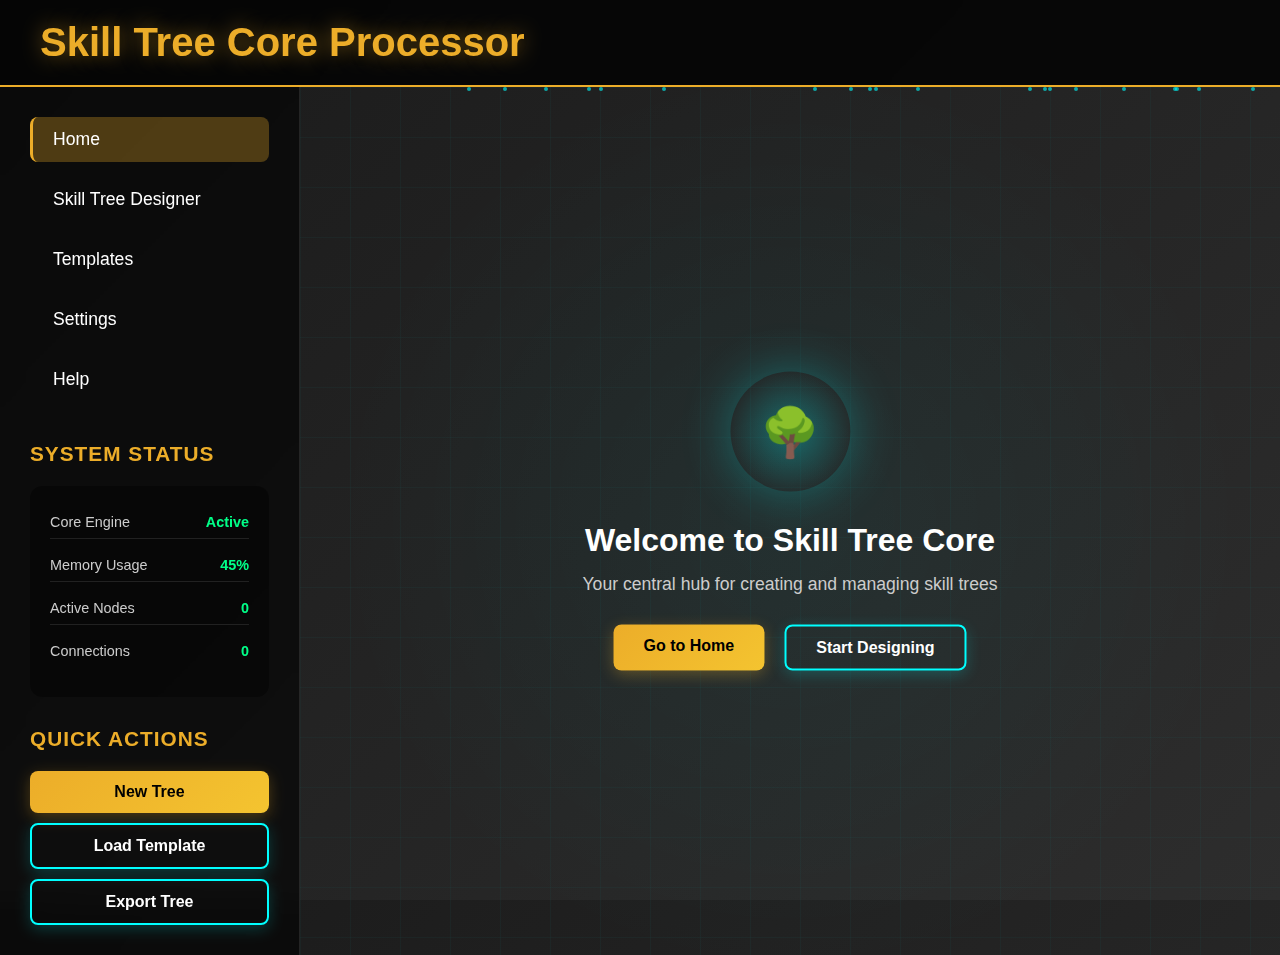
<file: Core/index.html>
<!DOCTYPE html>
<html lang="en">
<head>
    <meta charset="UTF-8">
    <meta name="viewport" content="width=device-width, initial-scale=1.0">
    <title>Skill Tree Core Processor</title>
    <style>
        * {
            margin: 0;
            padding: 0;
            box-sizing: border-box;
        }

        body {
            font-family: 'Inter', sans-serif;
            background: linear-gradient(135deg, #1a1a1a 0%, #2d2d2d 100%);
            color: #ffffff;
            min-height: 100vh;
            overflow: hidden;
        }

        .core-container {
            position: relative;
            width: 100vw;
            height: 100vh;
            display: flex;
            flex-direction: column;
        }

        .header {
            background: rgba(0, 0, 0, 0.8);
            backdrop-filter: blur(10px);
            padding: 20px 40px;
            border-bottom: 2px solid #ecad29;
            z-index: 100;
        }

        .header h1 {
            font-size: 2.5rem;
            font-weight: 700;
            color: #ecad29;
            text-shadow: 0 0 20px rgba(236, 173, 41, 0.5);
        }

        .main-content {
            flex: 1;
            display: flex;
            position: relative;
        }

        .sidebar {
            width: 300px;
            background: rgba(0, 0, 0, 0.6);
            backdrop-filter: blur(10px);
            border-right: 1px solid rgba(255, 255, 255, 0.1);
            padding: 30px;
            overflow-y: auto;
        }

        .workspace {
            flex: 1;
            position: relative;
            background: radial-gradient(circle at center, rgba(0, 255, 255, 0.05) 0%, transparent 70%);
        }

        .nav-menu {
            list-style: none;
            margin-bottom: 40px;
        }

        .nav-menu li {
            margin-bottom: 15px;
        }

        .nav-menu a {
            color: #ffffff;
            text-decoration: none;
            font-size: 1.1rem;
            font-weight: 500;
            padding: 12px 20px;
            border-radius: 8px;
            display: block;
            transition: all 0.3s ease;
            border-left: 3px solid transparent;
        }

        .nav-menu a:hover {
            background: rgba(236, 173, 41, 0.2);
            border-left-color: #ecad29;
            transform: translateX(5px);
        }

        .nav-menu a.active {
            background: rgba(236, 173, 41, 0.3);
            border-left-color: #ecad29;
        }

        .section-title {
            font-size: 1.3rem;
            font-weight: 600;
            color: #ecad29;
            margin-bottom: 20px;
            text-transform: uppercase;
            letter-spacing: 1px;
        }

        .status-panel {
            background: rgba(0, 0, 0, 0.4);
            border-radius: 12px;
            padding: 20px;
            margin-bottom: 30px;
        }

        .status-item {
            display: flex;
            justify-content: space-between;
            align-items: center;
            margin-bottom: 10px;
            padding: 8px 0;
            border-bottom: 1px solid rgba(255, 255, 255, 0.1);
        }

        .status-item:last-child {
            border-bottom: none;
        }

        .status-label {
            font-size: 0.9rem;
            color: #cccccc;
        }

        .status-value {
            font-size: 0.9rem;
            font-weight: 600;
            color: #00ff88;
        }

        .workspace-content {
            position: absolute;
            top: 50%;
            left: 50%;
            transform: translate(-50%, -50%);
            text-align: center;
            z-index: 10;
        }

        .workspace-icon {
            width: 120px;
            height: 120px;
            margin: 0 auto 30px;
            background: radial-gradient(circle, rgba(0, 255, 255, 0.3) 0%, transparent 70%);
            border-radius: 50%;
            display: flex;
            align-items: center;
            justify-content: center;
            font-size: 3rem;
            color: #00ffff;
            box-shadow: 0 0 50px rgba(0, 255, 255, 0.3);
        }

        .workspace-title {
            font-size: 2rem;
            font-weight: 600;
            margin-bottom: 15px;
            color: #ffffff;
        }

        .workspace-subtitle {
            font-size: 1.1rem;
            color: #cccccc;
            margin-bottom: 30px;
        }

        .action-buttons {
            display: flex;
            gap: 20px;
            justify-content: center;
        }

        .btn {
            padding: 12px 30px;
            border: none;
            border-radius: 8px;
            font-size: 1rem;
            font-weight: 600;
            cursor: pointer;
            transition: all 0.3s ease;
            text-decoration: none;
            display: inline-block;
        }

        .btn-primary {
            background: linear-gradient(135deg, #ecad29 0%, #f4c430 100%);
            color: #000000;
            box-shadow: 0 4px 15px rgba(236, 173, 41, 0.3);
        }

        .btn-primary:hover {
            transform: translateY(-2px);
            box-shadow: 0 6px 20px rgba(236, 173, 41, 0.4);
        }

        .btn-secondary {
            background: transparent;
            color: #ffffff;
            border: 2px solid #00ffff;
            box-shadow: 0 4px 15px rgba(0, 255, 255, 0.2);
        }

        .btn-secondary:hover {
            background: rgba(0, 255, 255, 0.1);
            transform: translateY(-2px);
            box-shadow: 0 6px 20px rgba(0, 255, 255, 0.3);
        }

        .floating-particles {
            position: absolute;
            top: 0;
            left: 0;
            width: 100%;
            height: 100%;
            pointer-events: none;
            z-index: 1;
        }

        .particle {
            position: absolute;
            width: 4px;
            height: 4px;
            background: #00ffff;
            border-radius: 50%;
            opacity: 0.6;
            animation: float 6s infinite linear;
        }

        @keyframes float {
            0% {
                transform: translateY(100vh) rotate(0deg);
                opacity: 0;
            }
            10% {
                opacity: 0.6;
            }
            90% {
                opacity: 0.6;
            }
            100% {
                transform: translateY(-100px) rotate(360deg);
                opacity: 0;
            }
        }

        .grid-overlay {
            position: absolute;
            top: 0;
            left: 0;
            width: 100%;
            height: 100%;
            background-image: 
                linear-gradient(rgba(0, 255, 255, 0.1) 1px, transparent 1px),
                linear-gradient(90deg, rgba(0, 255, 255, 0.1) 1px, transparent 1px);
            background-size: 50px 50px;
            opacity: 0.3;
            z-index: 0;
        }
    </style>
</head>
<body>
    <div class="core-container">
        <div class="header">
            <h1>Skill Tree Core Processor</h1>
        </div>
        
        <div class="main-content">
            <div class="sidebar">
                <ul class="nav-menu">
                    <li><a href="../Home page/index.html" class="active">Home</a></li>
                    <li><a href="../Skill tree design/index.html">Skill Tree Designer</a></li>
                    <li><a href="#" onclick="showTemplates()">Templates</a></li>
                    <li><a href="#" onclick="showSettings()">Settings</a></li>
                    <li><a href="#" onclick="showHelp()">Help</a></li>
                </ul>

                <div class="section-title">System Status</div>
                <div class="status-panel">
                    <div class="status-item">
                        <span class="status-label">Core Engine</span>
                        <span class="status-value">Active</span>
                    </div>
                    <div class="status-item">
                        <span class="status-label">Memory Usage</span>
                        <span class="status-value">45%</span>
                    </div>
                    <div class="status-item">
                        <span class="status-label">Active Nodes</span>
                        <span class="status-value">0</span>
                    </div>
                    <div class="status-item">
                        <span class="status-label">Connections</span>
                        <span class="status-value">0</span>
                    </div>
                </div>

                <div class="section-title">Quick Actions</div>
                <div style="display: flex; flex-direction: column; gap: 10px;">
                    <button class="btn btn-primary" onclick="createNewTree()">New Tree</button>
                    <button class="btn btn-secondary" onclick="loadTemplate()">Load Template</button>
                    <button class="btn btn-secondary" onclick="exportTree()">Export Tree</button>
                </div>
            </div>

            <div class="workspace">
                <div class="grid-overlay"></div>
                <div class="floating-particles" id="particles"></div>
                
                <div class="workspace-content">
                    <div class="workspace-icon">🌳</div>
                    <h2 class="workspace-title">Welcome to Skill Tree Core</h2>
                    <p class="workspace-subtitle">Your central hub for creating and managing skill trees</p>
                    <div class="action-buttons">
                        <a href="../Home page/index.html" class="btn btn-primary">Go to Home</a>
                        <a href="../Skill tree design/index.html" class="btn btn-secondary">Start Designing</a>
                    </div>
                </div>
            </div>
        </div>
    </div>

    <script>
        // Create floating particles
        function createParticles() {
            const particlesContainer = document.getElementById('particles');
            const particleCount = 20;

            for (let i = 0; i < particleCount; i++) {
                const particle = document.createElement('div');
                particle.className = 'particle';
                particle.style.left = Math.random() * 100 + '%';
                particle.style.animationDelay = Math.random() * 6 + 's';
                particle.style.animationDuration = (Math.random() * 3 + 3) + 's';
                particlesContainer.appendChild(particle);
            }
        }

        // Core functions
        function createNewTree() {
            window.location.href = '../Skill tree design/index.html';
        }

        function loadTemplate() {
            alert('Template loading feature coming soon!');
        }

        function exportTree() {
            alert('Export feature coming soon!');
        }

        function showTemplates() {
            alert('Templates panel coming soon!');
        }

        function showSettings() {
            alert('Settings panel coming soon!');
        }

        function showHelp() {
            alert('Help documentation coming soon!');
        }

        // Initialize particles on load
        document.addEventListener('DOMContentLoaded', function() {
            createParticles();
            
            // Update status periodically
            setInterval(updateStatus, 5000);
        });

        function updateStatus() {
            // Simulate dynamic status updates
            const memoryElement = document.querySelector('.status-item:nth-child(2) .status-value');
            const nodesElement = document.querySelector('.status-item:nth-child(3) .status-value');
            const connectionsElement = document.querySelector('.status-item:nth-child(4) .status-value');
            
            // Random updates for demo
            const memory = Math.floor(Math.random() * 20) + 35;
            memoryElement.textContent = memory + '%';
        }
    </script>
</body>
</html>
</file>
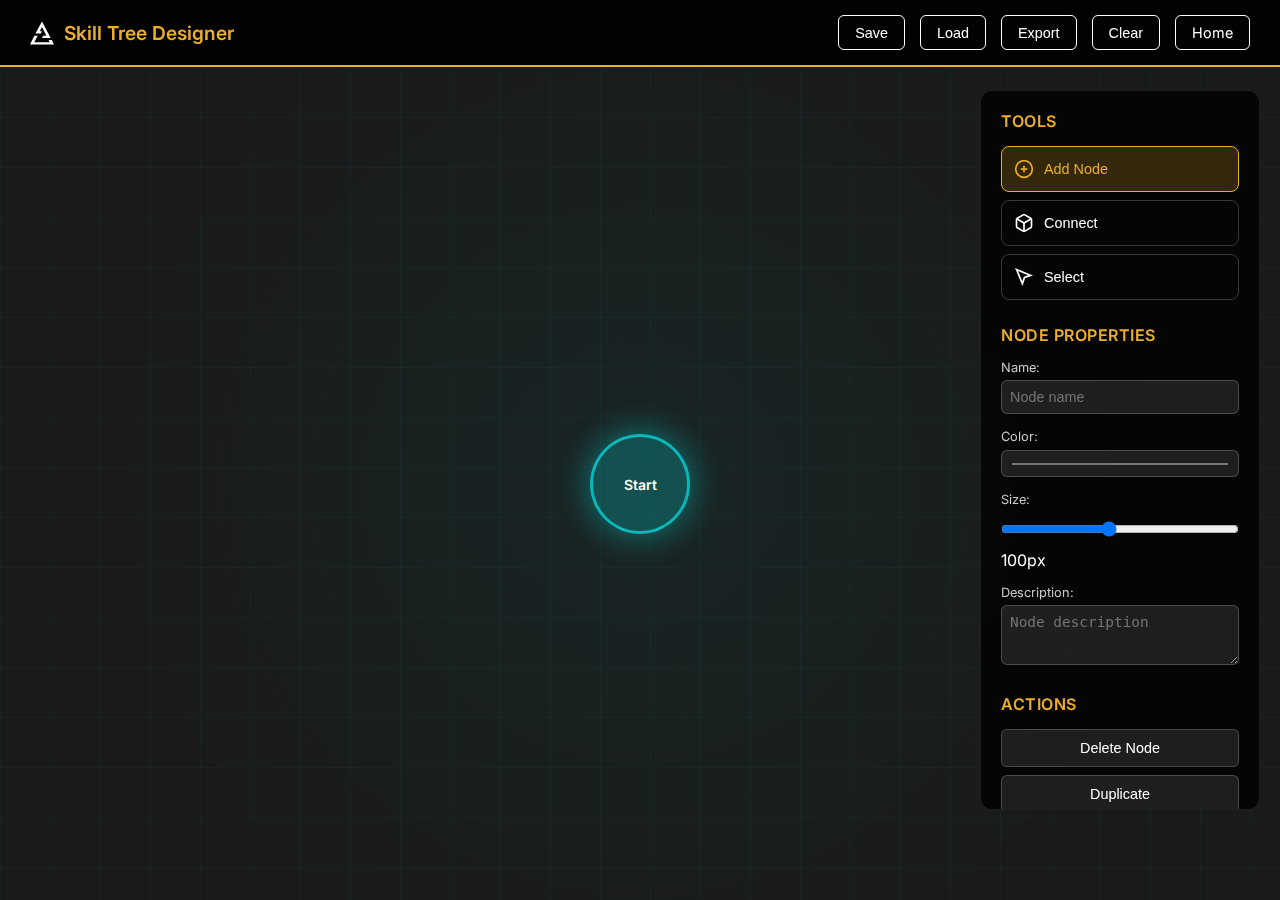
<file: Skill tree design/index.html>
<!DOCTYPE html>
<html lang="en">
<head>
    <meta charset="UTF-8">
    <meta name="viewport" content="width=device-width, initial-scale=1.0">
    <title>Skill Tree Designer</title>
    <link rel="stylesheet" href="style.css">
</head>
<body>
    <div class="container">
        <!-- Navigation -->
        <nav class="designer-nav">
            <div class="nav-left">
                <div class="logo">
                    <svg xmlns="http://www.w3.org/2000/svg" viewBox="-11 -15 22 21">
                        <path d="M 0 -15 L 8 0 L 0 0 L 1 -2 L 4 -2 L 0 -10 L -2 -6 L 0 -6 L -1 -4 L -6 -4 L 0 -15 M -7 -2 L -4 -2 L -7 4 L 7 4 L 6 2 L 9 2 L 11 6 L -11 6 L -7 -2" fill="#ffff"/>
                    </svg>
                    <span>Skill Tree Designer</span>
                </div>
            </div>
            <div class="nav-right">
                <button class="nav-btn" onclick="saveTree()">Save</button>
                <button class="nav-btn" onclick="loadTree()">Load</button>
                <button class="nav-btn" onclick="exportTree()">Export</button>
                <button class="nav-btn" onclick="clearCanvas()">Clear</button>
                <a href="../Home page/index.html" class="nav-btn">Home</a>
            </div>
        </nav>

        <!-- Main Canvas Area -->
        <div class="canvas-container">
            <div class="canvas" id="canvas">
                <!-- SVG for connections -->
                <svg id="connections-svg" class="connections-layer"></svg>
                
                <!-- Grid overlay -->
                <div class="grid-overlay"></div>
                
                <!-- Nodes will be dynamically added here -->
            </div>
        </div>

        <!-- Toolbar -->
        <div class="toolbar">
            <div class="toolbar-section">
                <h3>Tools</h3>
                <button class="tool-btn active" id="add-node-btn" onclick="setTool('addNode')">
                    <svg width="20" height="20" viewBox="0 0 24 24" fill="none" stroke="currentColor" stroke-width="2">
                        <circle cx="12" cy="12" r="10"/>
                        <line x1="12" y1="8" x2="12" y2="16"/>
                        <line x1="8" y1="12" x2="16" y2="12"/>
                    </svg>
                    Add Node
                </button>
                <button class="tool-btn" id="connect-btn" onclick="setTool('connect')">
                    <svg width="20" height="20" viewBox="0 0 24 24" fill="none" stroke="currentColor" stroke-width="2">
                        <path d="M21 16V8a2 2 0 0 0-1-1.73l-7-4a2 2 0 0 0-2 0l-7 4A2 2 0 0 0 3 8v8a2 2 0 0 0 1 1.73l7 4a2 2 0 0 0 2 0l7-4A2 2 0 0 0 21 16z"/>
                        <polyline points="3.27,6.96 12,12.01 20.73,6.96"/>
                        <line x1="12" y1="22.08" x2="12" y2="12"/>
                    </svg>
                    Connect
                </button>
                <button class="tool-btn" id="select-btn" onclick="setTool('select')">
                    <svg width="20" height="20" viewBox="0 0 24 24" fill="none" stroke="currentColor" stroke-width="2">
                        <path d="M3 3l7.07 16.97 2.51-7.39 7.39-2.51L3 3z"/>
                    </svg>
                    Select
                </button>
            </div>

            <div class="toolbar-section">
                <h3>Node Properties</h3>
                <div class="property-group">
                    <label>Name:</label>
                    <input type="text" id="node-name" placeholder="Node name" onchange="updateSelectedNode()">
                </div>
                <div class="property-group">
                    <label>Color:</label>
                    <input type="color" id="node-color" value="#00ffff" onchange="updateSelectedNode()">
                </div>
                <div class="property-group">
                    <label>Size:</label>
                    <input type="range" id="node-size" min="60" max="150" value="100" onchange="updateSelectedNode()">
                    <span id="size-value">100px</span>
                </div>
                <div class="property-group">
                    <label>Description:</label>
                    <textarea id="node-description" placeholder="Node description" onchange="updateSelectedNode()"></textarea>
                </div>
            </div>

            <div class="toolbar-section">
                <h3>Actions</h3>
                <button class="action-btn" onclick="deleteSelectedNode()">Delete Node</button>
                <button class="action-btn" onclick="duplicateNode()">Duplicate</button>
                <button class="action-btn" onclick="centerCanvas()">Center Canvas</button>
            </div>
        </div>

        <!-- Node Customization Panel -->
        <div class="node-panel" id="node-panel">
            <div class="panel-header">
                <h3>Node Editor</h3>
                <button class="close-btn" onclick="closeNodePanel()">×</button>
            </div>
            <div class="panel-content">
                <div class="form-group">
                    <label>Node Name:</label>
                    <input type="text" id="panel-node-name" placeholder="Enter node name">
                </div>
                <div class="form-group">
                    <label>Node Color:</label>
                    <div class="color-picker">
                        <input type="color" id="panel-node-color" value="#00ffff">
                        <div class="color-presets">
                            <div class="color-preset" style="background: #00ffff" onclick="setNodeColor('#00ffff')"></div>
                            <div class="color-preset" style="background: #ff6b6b" onclick="setNodeColor('#ff6b6b')"></div>
                            <div class="color-preset" style="background: #4ecdc4" onclick="setNodeColor('#4ecdc4')"></div>
                            <div class="color-preset" style="background: #45b7d1" onclick="setNodeColor('#45b7d1')"></div>
                            <div class="color-preset" style="background: #96ceb4" onclick="setNodeColor('#96ceb4')"></div>
                            <div class="color-preset" style="background: #feca57" onclick="setNodeColor('#feca57')"></div>
                        </div>
                    </div>
                </div>
                <div class="form-group">
                    <label>Node Size:</label>
                    <input type="range" id="panel-node-size" min="60" max="150" value="100">
                    <span id="panel-size-value">100px</span>
                </div>
                <div class="form-group">
                    <label>Description:</label>
                    <textarea id="panel-node-description" placeholder="Describe this skill or node..."></textarea>
                </div>
                <div class="form-group">
                    <label>Difficulty Level:</label>
                    <select id="panel-node-difficulty">
                        <option value="beginner">Beginner</option>
                        <option value="intermediate">Intermediate</option>
                        <option value="advanced">Advanced</option>
                        <option value="expert">Expert</option>
                    </select>
                </div>
                <div class="form-group">
                    <label>Prerequisites:</label>
                    <div id="prerequisites-list"></div>
                    <button class="add-prereq-btn" onclick="addPrerequisite()">Add Prerequisite</button>
                </div>
                <div class="panel-actions">
                    <button class="save-btn" onclick="saveNodeChanges()">Save Changes</button>
                    <button class="cancel-btn" onclick="closeNodePanel()">Cancel</button>
                </div>
            </div>
        </div>
    </div>

    <script src="script.js"></script>
</body>
</html>
</file>
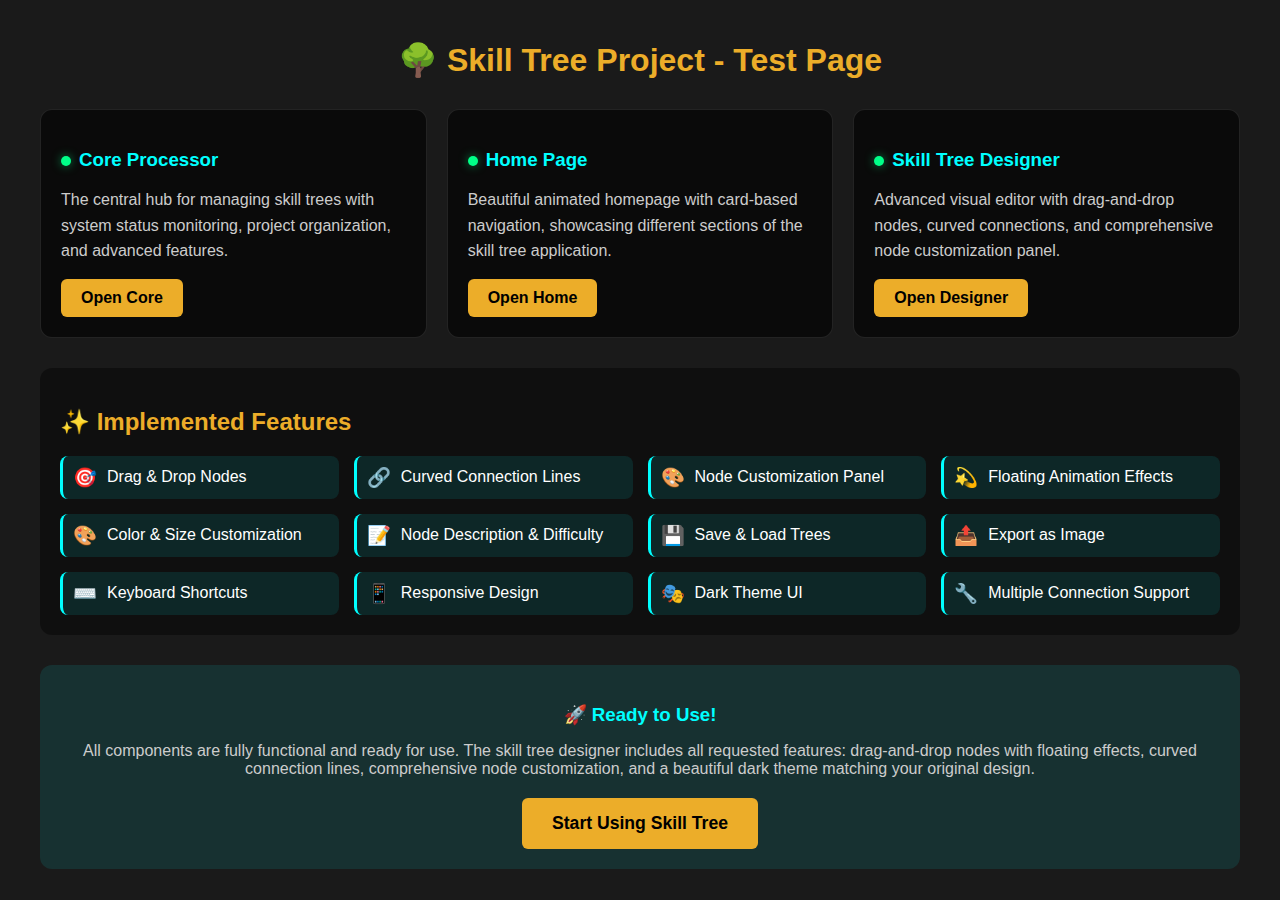
<file: test.html>
<!DOCTYPE html>
<html lang="en">
<head>
    <meta charset="UTF-8">
    <meta name="viewport" content="width=device-width, initial-scale=1.0">
    <title>Skill Tree - Test Page</title>
    <style>
        body {
            font-family: 'Inter', sans-serif;
            background: #1a1a1a;
            color: #ffffff;
            margin: 0;
            padding: 20px;
        }
        
        .test-container {
            max-width: 1200px;
            margin: 0 auto;
        }
        
        h1 {
            color: #ecad29;
            text-align: center;
            margin-bottom: 30px;
        }
        
        .test-grid {
            display: grid;
            grid-template-columns: repeat(auto-fit, minmax(300px, 1fr));
            gap: 20px;
            margin-bottom: 30px;
        }
        
        .test-card {
            background: rgba(0, 0, 0, 0.6);
            border: 1px solid rgba(255, 255, 255, 0.1);
            border-radius: 12px;
            padding: 20px;
            transition: all 0.3s ease;
        }
        
        .test-card:hover {
            border-color: #ecad29;
            transform: translateY(-2px);
        }
        
        .test-card h3 {
            color: #00ffff;
            margin-bottom: 15px;
        }
        
        .test-card p {
            color: #cccccc;
            line-height: 1.6;
            margin-bottom: 15px;
        }
        
        .test-link {
            display: inline-block;
            padding: 10px 20px;
            background: #ecad29;
            color: #000000;
            text-decoration: none;
            border-radius: 6px;
            font-weight: 600;
            transition: all 0.3s ease;
        }
        
        .test-link:hover {
            background: #f4c430;
            transform: translateY(-1px);
        }
        
        .features-list {
            background: rgba(0, 0, 0, 0.4);
            border-radius: 12px;
            padding: 20px;
            margin-top: 30px;
        }
        
        .features-list h2 {
            color: #ecad29;
            margin-bottom: 20px;
        }
        
        .features-grid {
            display: grid;
            grid-template-columns: repeat(auto-fit, minmax(250px, 1fr));
            gap: 15px;
        }
        
        .feature-item {
            display: flex;
            align-items: center;
            gap: 10px;
            padding: 10px;
            background: rgba(0, 255, 255, 0.1);
            border-radius: 8px;
            border-left: 3px solid #00ffff;
        }
        
        .feature-item .icon {
            color: #00ffff;
            font-size: 1.2rem;
        }
        
        .status-indicator {
            display: inline-block;
            width: 10px;
            height: 10px;
            border-radius: 50%;
            margin-right: 8px;
        }
        
        .status-working {
            background: #00ff88;
            box-shadow: 0 0 10px rgba(0, 255, 136, 0.5);
        }
    </style>
</head>
<body>
    <div class="test-container">
        <h1>🌳 Skill Tree Project - Test Page</h1>
        
        <div class="test-grid">
            <div class="test-card">
                <h3><span class="status-indicator status-working"></span>Core Processor</h3>
                <p>The central hub for managing skill trees with system status monitoring, project organization, and advanced features.</p>
                <a href="Core/index.html" class="test-link">Open Core</a>
            </div>
            
            <div class="test-card">
                <h3><span class="status-indicator status-working"></span>Home Page</h3>
                <p>Beautiful animated homepage with card-based navigation, showcasing different sections of the skill tree application.</p>
                <a href="Home page/index.html" class="test-link">Open Home</a>
            </div>
            
            <div class="test-card">
                <h3><span class="status-indicator status-working"></span>Skill Tree Designer</h3>
                <p>Advanced visual editor with drag-and-drop nodes, curved connections, and comprehensive node customization panel.</p>
                <a href="Skill tree design/index.html" class="test-link">Open Designer</a>
            </div>
        </div>
        
        <div class="features-list">
            <h2>✨ Implemented Features</h2>
            <div class="features-grid">
                <div class="feature-item">
                    <span class="icon">🎯</span>
                    <span>Drag & Drop Nodes</span>
                </div>
                <div class="feature-item">
                    <span class="icon">🔗</span>
                    <span>Curved Connection Lines</span>
                </div>
                <div class="feature-item">
                    <span class="icon">🎨</span>
                    <span>Node Customization Panel</span>
                </div>
                <div class="feature-item">
                    <span class="icon">💫</span>
                    <span>Floating Animation Effects</span>
                </div>
                <div class="feature-item">
                    <span class="icon">🎨</span>
                    <span>Color & Size Customization</span>
                </div>
                <div class="feature-item">
                    <span class="icon">📝</span>
                    <span>Node Description & Difficulty</span>
                </div>
                <div class="feature-item">
                    <span class="icon">💾</span>
                    <span>Save & Load Trees</span>
                </div>
                <div class="feature-item">
                    <span class="icon">📤</span>
                    <span>Export as Image</span>
                </div>
                <div class="feature-item">
                    <span class="icon">⌨️</span>
                    <span>Keyboard Shortcuts</span>
                </div>
                <div class="feature-item">
                    <span class="icon">📱</span>
                    <span>Responsive Design</span>
                </div>
                <div class="feature-item">
                    <span class="icon">🎭</span>
                    <span>Dark Theme UI</span>
                </div>
                <div class="feature-item">
                    <span class="icon">🔧</span>
                    <span>Multiple Connection Support</span>
                </div>
            </div>
        </div>
        
        <div style="text-align: center; margin-top: 30px; padding: 20px; background: rgba(0, 255, 255, 0.1); border-radius: 12px;">
            <h3 style="color: #00ffff; margin-bottom: 15px;">🚀 Ready to Use!</h3>
            <p style="color: #cccccc; margin-bottom: 20px;">
                All components are fully functional and ready for use. The skill tree designer includes all requested features:
                drag-and-drop nodes with floating effects, curved connection lines, comprehensive node customization,
                and a beautiful dark theme matching your original design.
            </p>
            <a href="Home page/index.html" class="test-link" style="font-size: 1.1rem; padding: 15px 30px;">
                Start Using Skill Tree
            </a>
        </div>
    </div>
</body>
</html>
</file>
<file: Skill tree design/style.css>
@import url('https://fonts.googleapis.com/css2?family=Inter:wght@400;500;600;700&display=swap');

* {
    margin: 0;
    padding: 0;
    box-sizing: border-box;
}

body {
    font-family: 'Inter', sans-serif;
    background: #1a1a1a;
    color: #ffffff;
    overflow: hidden;
    user-select: none;
}

.container {
    width: 100vw;
    height: 100vh;
    display: flex;
    flex-direction: column;
}

/* Navigation */
.designer-nav {
    background: rgba(0, 0, 0, 0.9);
    backdrop-filter: blur(10px);
    padding: 15px 30px;
    display: flex;
    justify-content: space-between;
    align-items: center;
    border-bottom: 2px solid #ecad29;
    z-index: 100;
}

.nav-left {
    display: flex;
    align-items: center;
    gap: 15px;
}

.logo {
    display: flex;
    align-items: center;
    gap: 10px;
    font-size: 1.2rem;
    font-weight: 600;
    color: #ecad29;
}

.logo svg {
    width: 24px;
    height: 24px;
}

.nav-right {
    display: flex;
    gap: 15px;
}

.nav-btn {
    padding: 8px 16px;
    background: transparent;
    border: 1px solid #ffffff;
    color: #ffffff;
    border-radius: 6px;
    cursor: pointer;
    font-size: 0.9rem;
    transition: all 0.3s ease;
    text-decoration: none;
}

.nav-btn:hover {
    background: rgba(255, 255, 255, 0.1);
    transform: translateY(-1px);
}

/* Canvas Container */
.canvas-container {
    flex: 1;
    position: relative;
    overflow: hidden;
}

.canvas {
    width: 100%;
    height: 100%;
    position: relative;
    background: radial-gradient(circle at center, rgba(0, 255, 255, 0.05) 0%, transparent 70%);
}

.grid-overlay {
    position: absolute;
    top: 0;
    left: 0;
    width: 100%;
    height: 100%;
    background-image: 
        linear-gradient(rgba(0, 255, 255, 0.1) 1px, transparent 1px),
        linear-gradient(90deg, rgba(0, 255, 255, 0.1) 1px, transparent 1px);
    background-size: 50px 50px;
    opacity: 0.3;
    pointer-events: none;
}

.connections-layer {
    position: absolute;
    top: 0;
    left: 0;
    width: 100%;
    height: 100%;
    pointer-events: none;
    z-index: 1;
}

/* Nodes */
.skill-node {
    position: absolute;
    width: 100px;
    height: 100px;
    background: rgba(0, 255, 255, 0.2);
    border: 3px solid rgba(0, 255, 255, 0.6);
    border-radius: 50%;
    display: flex;
    align-items: center;
    justify-content: center;
    cursor: move;
    font-size: 14px;
    font-weight: 600;
    color: #ffffff;
    text-align: center;
    box-shadow: 0 0 30px 5px rgba(0, 255, 255, 0.3);
    transition: all 0.3s ease;
    z-index: 10;
    user-select: none;
    word-wrap: break-word;
    padding: 5px;
}

.skill-node:hover {
    transform: scale(1.05);
    background: rgba(0, 255, 255, 0.3);
    box-shadow: 0 0 40px 8px rgba(0, 255, 255, 0.4);
}

.skill-node.selected {
    border-color: #ecad29;
    box-shadow: 0 0 30px 5px rgba(236, 173, 41, 0.5);
}

.skill-node.dragging {
    transition: none;
    z-index: 1000;
    transform: scale(1.1);
}

/* Toolbar */
.toolbar {
    position: fixed;
    right: 20px;
    top: 50%;
    transform: translateY(-50%);
    width: 280px;
    background: rgba(0, 0, 0, 0.8);
    backdrop-filter: blur(10px);
    border-radius: 12px;
    padding: 20px;
    border: 1px solid rgba(255, 255, 255, 0.1);
    z-index: 50;
    max-height: 80vh;
    overflow-y: auto;
}

.toolbar-section {
    margin-bottom: 25px;
}

.toolbar-section h3 {
    font-size: 1rem;
    font-weight: 600;
    color: #ecad29;
    margin-bottom: 15px;
    text-transform: uppercase;
    letter-spacing: 0.5px;
}

.tool-btn {
    width: 100%;
    padding: 12px;
    margin-bottom: 8px;
    background: transparent;
    border: 1px solid rgba(255, 255, 255, 0.2);
    color: #ffffff;
    border-radius: 8px;
    cursor: pointer;
    display: flex;
    align-items: center;
    gap: 10px;
    font-size: 0.9rem;
    transition: all 0.3s ease;
}

.tool-btn:hover {
    background: rgba(255, 255, 255, 0.1);
    border-color: #ecad29;
}

.tool-btn.active {
    background: rgba(236, 173, 41, 0.2);
    border-color: #ecad29;
    color: #ecad29;
}

.property-group {
    margin-bottom: 15px;
}

.property-group label {
    display: block;
    font-size: 0.8rem;
    color: #cccccc;
    margin-bottom: 5px;
}

.property-group input,
.property-group textarea {
    width: 100%;
    padding: 8px;
    background: rgba(255, 255, 255, 0.1);
    border: 1px solid rgba(255, 255, 255, 0.2);
    border-radius: 6px;
    color: #ffffff;
    font-size: 0.9rem;
}

.property-group input:focus,
.property-group textarea:focus {
    outline: none;
    border-color: #ecad29;
}

.property-group textarea {
    height: 60px;
    resize: vertical;
}

.action-btn {
    width: 100%;
    padding: 10px;
    margin-bottom: 8px;
    background: rgba(255, 255, 255, 0.1);
    border: 1px solid rgba(255, 255, 255, 0.2);
    color: #ffffff;
    border-radius: 6px;
    cursor: pointer;
    font-size: 0.9rem;
    transition: all 0.3s ease;
}

.action-btn:hover {
    background: rgba(255, 255, 255, 0.2);
    transform: translateY(-1px);
}

/* Node Panel */
.node-panel {
    position: fixed;
    right: -350px;
    top: 0;
    width: 350px;
    height: 100vh;
    background: rgba(0, 0, 0, 0.95);
    backdrop-filter: blur(15px);
    border-left: 2px solid #ecad29;
    z-index: 200;
    transition: right 0.3s ease;
    overflow-y: auto;
}

.node-panel.open {
    right: 0;
}

.panel-header {
    padding: 20px;
    border-bottom: 1px solid rgba(255, 255, 255, 0.1);
    display: flex;
    justify-content: space-between;
    align-items: center;
}

.panel-header h3 {
    font-size: 1.2rem;
    font-weight: 600;
    color: #ecad29;
}

.close-btn {
    background: none;
    border: none;
    color: #ffffff;
    font-size: 1.5rem;
    cursor: pointer;
    padding: 5px;
    border-radius: 50%;
    transition: all 0.3s ease;
}

.close-btn:hover {
    background: rgba(255, 255, 255, 0.1);
}

.panel-content {
    padding: 20px;
}

.form-group {
    margin-bottom: 20px;
}

.form-group label {
    display: block;
    font-size: 0.9rem;
    color: #cccccc;
    margin-bottom: 8px;
    font-weight: 500;
}

.form-group input,
.form-group textarea,
.form-group select {
    width: 100%;
    padding: 10px;
    background: rgba(255, 255, 255, 0.1);
    border: 1px solid rgba(255, 255, 255, 0.2);
    border-radius: 6px;
    color: #ffffff;
    font-size: 0.9rem;
}

.form-group input:focus,
.form-group textarea:focus,
.form-group select:focus {
    outline: none;
    border-color: #ecad29;
}

.form-group textarea {
    height: 80px;
    resize: vertical;
}

.color-picker {
    display: flex;
    align-items: center;
    gap: 10px;
}

.color-picker input[type="color"] {
    width: 50px;
    height: 40px;
    border: none;
    border-radius: 6px;
    cursor: pointer;
}

.color-presets {
    display: flex;
    gap: 8px;
    flex-wrap: wrap;
}

.color-preset {
    width: 30px;
    height: 30px;
    border-radius: 50%;
    cursor: pointer;
    border: 2px solid transparent;
    transition: all 0.3s ease;
}

.color-preset:hover {
    border-color: #ffffff;
    transform: scale(1.1);
}

.panel-actions {
    display: flex;
    gap: 10px;
    margin-top: 30px;
}

.save-btn,
.cancel-btn {
    flex: 1;
    padding: 12px;
    border: none;
    border-radius: 6px;
    cursor: pointer;
    font-size: 0.9rem;
    font-weight: 600;
    transition: all 0.3s ease;
}

.save-btn {
    background: #ecad29;
    color: #000000;
}

.save-btn:hover {
    background: #f4c430;
    transform: translateY(-1px);
}

.cancel-btn {
    background: transparent;
    color: #ffffff;
    border: 1px solid rgba(255, 255, 255, 0.3);
}

.cancel-btn:hover {
    background: rgba(255, 255, 255, 0.1);
}

.add-prereq-btn {
    width: 100%;
    padding: 8px;
    background: rgba(0, 255, 255, 0.2);
    border: 1px solid rgba(0, 255, 255, 0.4);
    color: #ffffff;
    border-radius: 6px;
    cursor: pointer;
    font-size: 0.8rem;
    margin-top: 10px;
    transition: all 0.3s ease;
}

.add-prereq-btn:hover {
    background: rgba(0, 255, 255, 0.3);
}

/* Connection Lines */
.connection-line {
    stroke: rgba(0, 255, 255, 0.6);
    stroke-width: 2;
    fill: none;
    stroke-dasharray: 5,5;
    animation: dash 1s linear infinite;
}

.connection-line.selected {
    stroke: #ecad29;
    stroke-width: 3;
}

@keyframes dash {
    to {
        stroke-dashoffset: -10;
    }
}

/* Responsive */
@media (max-width: 768px) {
    .toolbar {
        width: 250px;
        right: 10px;
    }
    
    .node-panel {
        width: 100%;
        right: -100%;
    }
    
    .nav-right {
        flex-wrap: wrap;
        gap: 8px;
    }
    
    .nav-btn {
        padding: 6px 12px;
        font-size: 0.8rem;
    }
}
</file>
